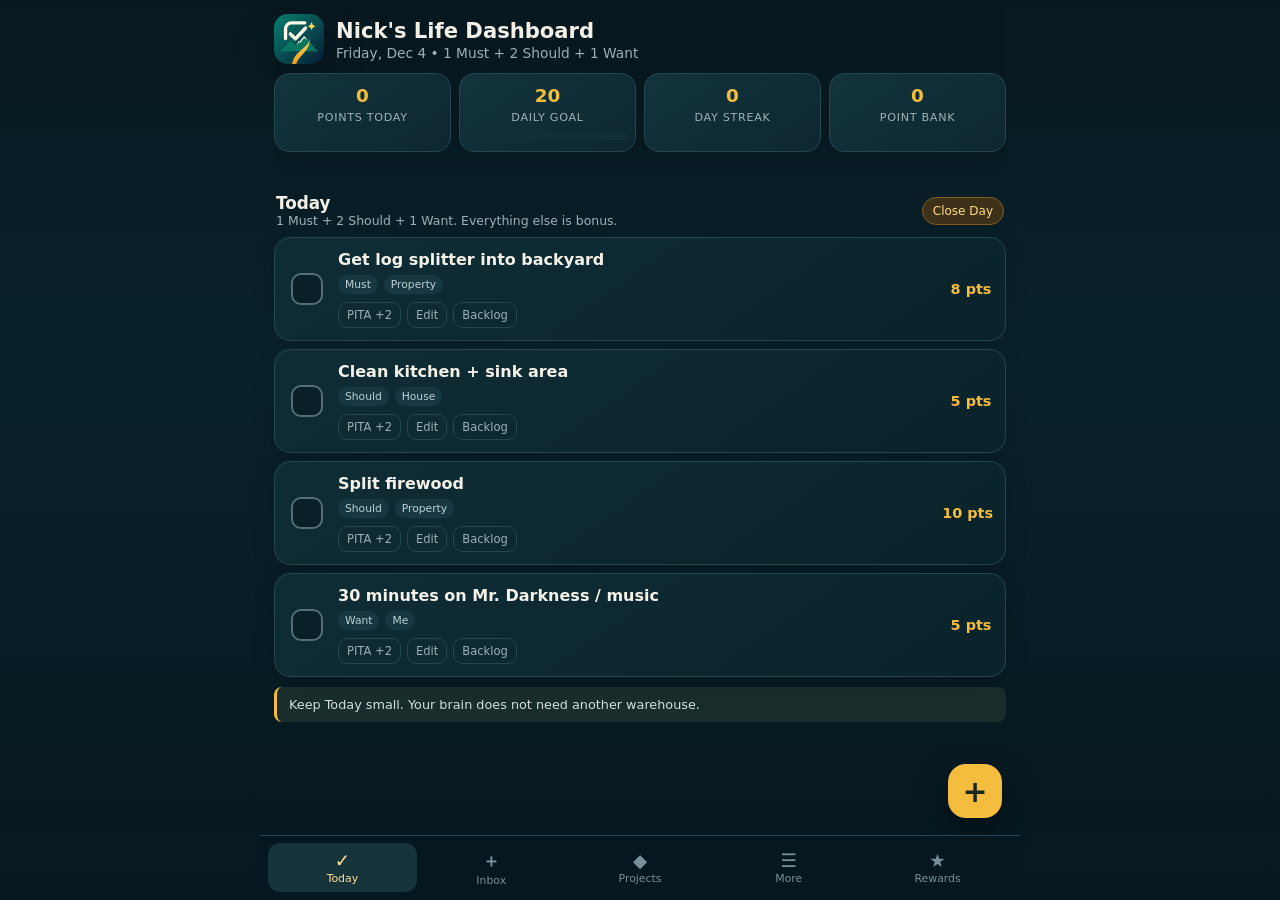
<file: life-dashboard/index.html>
<!doctype html><html lang="en"><head><meta charset="utf-8"><meta name="viewport" content="width=device-width,initial-scale=1,viewport-fit=cover"><meta name="theme-color" content="#0b5d58"><meta name="apple-mobile-web-app-capable" content="yes"><meta name="apple-mobile-web-app-status-bar-style" content="black-translucent"><title>Nick's Life Dashboard</title><link rel="manifest" href="manifest.webmanifest"><link rel="icon" href="icon.svg"><link rel="stylesheet" href="styles.css"></head><body>
<div class="app"><header class="hero"><div class="hero-row"><img src="icon.svg" alt=""><div><h1>Nick's Life Dashboard</h1><div class="date" id="dateLine"></div></div></div><div class="cards"><div class="metric"><strong id="pointsToday">0</strong><span>Points Today</span></div><div class="metric"><strong id="goalValue">20</strong><span>Daily Goal</span><div class="progress"><div id="goalBar"></div></div></div><div class="metric"><strong id="streakValue">0</strong><span>Day Streak</span></div><div class="metric"><strong id="bankValue">0</strong><span>Point Bank</span></div></div></header>
<section id="today" class="section active"><div class="section-head"><div><h2>Today</h2><div class="small">1 Must + 2 Should + 1 Want. Everything else is bonus.</div></div><button class="pill gold" id="closeDayBtn">Close Day</button></div><div id="todayList" class="list"></div><div class="note">Keep Today small. Your brain does not need another warehouse.</div></section>
<section id="inbox" class="section"><div class="section-head"><div><h2>Inbox</h2><div class="small">Capture first. Organize later.</div></div><button class="pill" data-add="inbox">+ Capture</button></div><div id="inboxList" class="list"></div></section>
<section id="projects" class="section"><div class="section-head"><div><h2>Projects</h2><div class="small">Projects are outcomes. Today is actions.</div></div><button class="pill" data-add="project">+ Project</button></div><input id="projectSearch" class="search" placeholder="Search projects"><div id="projectList"></div></section>
<section id="more" class="section"><div class="section-head"><div><h2>Life Stuff</h2><div class="small">Backlog, routines, admin, rewards, stats.</div></div></div><div class="toolbar" id="moreTabs"><button data-more="backlog" class="strong">Backlog</button><button data-more="routines">Routines</button><button data-more="admin">Admin</button><button data-more="rewards">Rewards</button><button data-more="stats">Stats</button></div><div id="moreContent"></div></section>
</div><button class="fab" id="fab" aria-label="Add">+</button><nav class="bottom-nav"><button class="navbtn active" data-nav="today"><b>✓</b>Today</button><button class="navbtn" data-nav="inbox"><b>＋</b>Inbox</button><button class="navbtn" data-nav="projects"><b>◆</b>Projects</button><button class="navbtn" data-nav="more"><b>☰</b>More</button><button class="navbtn" id="quickReward"><b>★</b>Rewards</button></nav>
<div class="modal" id="modal"><div class="sheet"><h3 id="modalTitle">Add</h3><div id="modalBody"></div></div></div><div class="toast" id="toast"></div><script src="app.js"></script></body></html>
</file>
<file: life-dashboard/styles.css>
:root{--bg:#071820;--panel:#0d2730;--panel2:#12343d;--line:#244750;--text:#f4f2e8;--muted:#9db1b5;--teal:#16a085;--gold:#f5bd3d;--orange:#e6872e;--red:#da5b58;--green:#61c97e;--shadow:0 16px 40px rgba(0,0,0,.24)}
*{box-sizing:border-box}html,body{margin:0;background:linear-gradient(180deg,#071820 0%,#09222a 42%,#061820 100%);color:var(--text);font-family:Inter,system-ui,-apple-system,BlinkMacSystemFont,"Segoe UI",sans-serif;min-height:100%}button,input,select,textarea{font:inherit}button{cursor:pointer}.app{max-width:760px;margin:0 auto;padding:0 14px 100px}.hero{position:sticky;top:0;z-index:20;padding:14px 0 9px;background:linear-gradient(180deg,rgba(7,24,32,.98) 75%,rgba(7,24,32,0));backdrop-filter:blur(9px)}.hero-row{display:flex;align-items:center;gap:12px}.hero img{width:50px;height:50px;border-radius:14px;box-shadow:var(--shadow)}h1{font-size:1.32rem;margin:0}.date{color:var(--muted);font-size:.86rem;margin-top:2px}.cards{display:grid;grid-template-columns:repeat(4,1fr);gap:8px;margin:9px 0 14px}.metric{background:linear-gradient(145deg,var(--panel2),var(--panel));border:1px solid var(--line);border-radius:15px;padding:11px 8px;text-align:center}.metric strong{display:block;font-size:1.15rem;color:var(--gold)}.metric span{font-size:.7rem;color:var(--muted);text-transform:uppercase;letter-spacing:.06em}.progress{height:8px;background:#102f36;border-radius:9px;overflow:hidden;margin-top:7px}.progress>div{height:100%;background:linear-gradient(90deg,var(--teal),var(--gold));width:0;transition:.25s}.section{display:none}.section.active{display:block}.section-head{display:flex;align-items:center;justify-content:space-between;gap:10px;margin:18px 2px 9px}.section-head h2{font-size:1.05rem;margin:0}.small{font-size:.78rem;color:var(--muted)}.pill{border:1px solid var(--line);background:#102d35;color:var(--text);padding:6px 10px;border-radius:999px;font-size:.75rem}.pill.gold{border-color:#805f1f;color:#ffdc86;background:#3d311a}.list{display:grid;gap:8px}.task{background:linear-gradient(145deg,#0f2d35,#0a232b);border:1px solid var(--line);border-radius:16px;padding:12px;display:grid;grid-template-columns:42px 1fr auto;gap:9px;align-items:center;box-shadow:0 8px 24px rgba(0,0,0,.11)}.task.done{opacity:.58}.task.done .task-title{text-decoration:line-through}.check{appearance:none;width:32px;height:32px;border-radius:10px;border:2px solid #527079;background:#092028;display:grid;place-items:center}.check:checked{background:var(--teal);border-color:var(--teal)}.check:checked:after{content:'✓';font-weight:900;color:white;font-size:20px}.task-title{font-weight:730;line-height:1.25}.meta{display:flex;gap:6px;flex-wrap:wrap;margin-top:5px}.tag{font-size:.67rem;padding:3px 7px;border-radius:999px;background:#173842;color:#bdd0d3}.tag.must{background:#4a2422;color:#ffd1c7}.tag.should{background:#3f3519;color:#ffe59b}.tag.want{background:#163d33;color:#aef5d6}.pts{min-width:44px;text-align:center;font-weight:800;color:var(--gold);font-size:.9rem}.row-actions{display:flex;gap:6px;margin-top:8px}.ghost{border:1px solid var(--line);background:transparent;color:var(--muted);padding:5px 8px;border-radius:9px;font-size:.72rem}.danger{color:#ffaaa8}.fab{position:fixed;right:max(18px,calc((100vw - 760px)/2 + 18px));bottom:82px;width:54px;height:54px;border:none;border-radius:18px;background:var(--gold);color:#1b261f;font-size:30px;font-weight:700;box-shadow:0 14px 32px rgba(0,0,0,.35);z-index:30}.bottom-nav{position:fixed;left:50%;transform:translateX(-50%);bottom:0;width:min(760px,100%);background:rgba(7,24,32,.96);border-top:1px solid var(--line);display:grid;grid-template-columns:repeat(5,1fr);padding:7px 8px max(8px,env(safe-area-inset-bottom));backdrop-filter:blur(14px);z-index:40}.navbtn{border:0;background:transparent;color:#789198;padding:5px 2px;border-radius:12px;font-size:.68rem}.navbtn b{display:block;font-size:1.15rem;margin-bottom:1px}.navbtn.active{color:#ffe09a;background:#17343b}.card{background:linear-gradient(145deg,#0f2d35,#0a232b);border:1px solid var(--line);border-radius:16px;padding:13px;margin-bottom:8px}.card h3{margin:0 0 4px;font-size:.94rem}.project-top{display:flex;align-items:flex-start;justify-content:space-between;gap:10px}.status{font-size:.68rem;border-radius:999px;padding:4px 8px;background:#173842;color:#c8dadd}.priority-high{color:#ffc5ba}.project-progress{display:flex;align-items:center;gap:10px;margin-top:10px}.project-progress input{width:100%;accent-color:var(--gold)}.project-progress span{font-size:.75rem;color:var(--gold);width:38px;text-align:right}.empty{text-align:center;color:var(--muted);padding:24px 12px;border:1px dashed var(--line);border-radius:16px}.modal{position:fixed;inset:0;background:rgba(0,0,0,.65);display:none;align-items:flex-end;justify-content:center;z-index:100}.modal.open{display:flex}.sheet{width:min(760px,100%);background:#0c252d;border:1px solid var(--line);border-radius:24px 24px 0 0;padding:18px 16px calc(18px + env(safe-area-inset-bottom));max-height:88vh;overflow:auto}.sheet h3{margin:0 0 12px}.form-grid{display:grid;grid-template-columns:1fr 1fr;gap:9px}.field{display:grid;gap:5px}.field.full{grid-column:1/-1}.field label{color:var(--muted);font-size:.72rem}.field input,.field select,.field textarea{width:100%;border:1px solid var(--line);background:#071b22;color:var(--text);border-radius:11px;padding:11px}.field textarea{min-height:72px;resize:vertical}.sheet-actions{display:flex;gap:8px;margin-top:13px}.primary{flex:1;border:0;border-radius:12px;padding:12px;background:var(--gold);color:#1d241c;font-weight:800}.secondary{border:1px solid var(--line);border-radius:12px;padding:12px;background:transparent;color:var(--text)}.reward{display:flex;justify-content:space-between;gap:10px;align-items:center}.reward button{border:0;background:#5a471c;color:#ffe59f;border-radius:10px;padding:8px 10px;font-weight:700}.reward button:disabled{opacity:.35}.chart{display:flex;align-items:flex-end;gap:6px;height:140px;border-bottom:1px solid var(--line);padding:8px 4px 0}.bar{flex:1;min-width:10px;background:linear-gradient(180deg,var(--gold),var(--teal));border-radius:7px 7px 0 0;position:relative}.bar span{position:absolute;bottom:-22px;left:50%;transform:translateX(-50%);font-size:.6rem;color:var(--muted)}.toolbar{display:flex;gap:7px;flex-wrap:wrap;margin:9px 0}.toolbar button{border:1px solid var(--line);background:#102b33;color:var(--text);padding:8px 10px;border-radius:10px}.toolbar .strong{background:#4b3717;border-color:#7d5d20;color:#ffdf8e}.note{padding:10px 12px;border-left:3px solid var(--gold);background:#182d2c;border-radius:8px;color:#d6dfdb;font-size:.8rem;margin:10px 0}.inbox-row{display:grid;grid-template-columns:1fr auto;gap:8px}.admin-due{color:#ffc987;font-size:.72rem}.search{width:100%;border:1px solid var(--line);background:#0a2027;color:var(--text);border-radius:12px;padding:10px 12px;margin-bottom:10px}.toast{position:fixed;left:50%;bottom:86px;transform:translateX(-50%) translateY(20px);background:#f1ce71;color:#172019;border-radius:12px;padding:10px 14px;font-weight:750;opacity:0;pointer-events:none;transition:.2s;z-index:110}.toast.show{opacity:1;transform:translateX(-50%) translateY(0)}@media(max-width:520px){.cards{grid-template-columns:repeat(2,1fr)}.task{grid-template-columns:40px 1fr 42px}.form-grid{grid-template-columns:1fr}.field.full{grid-column:1}.app{padding-left:11px;padding-right:11px}}
</file>
